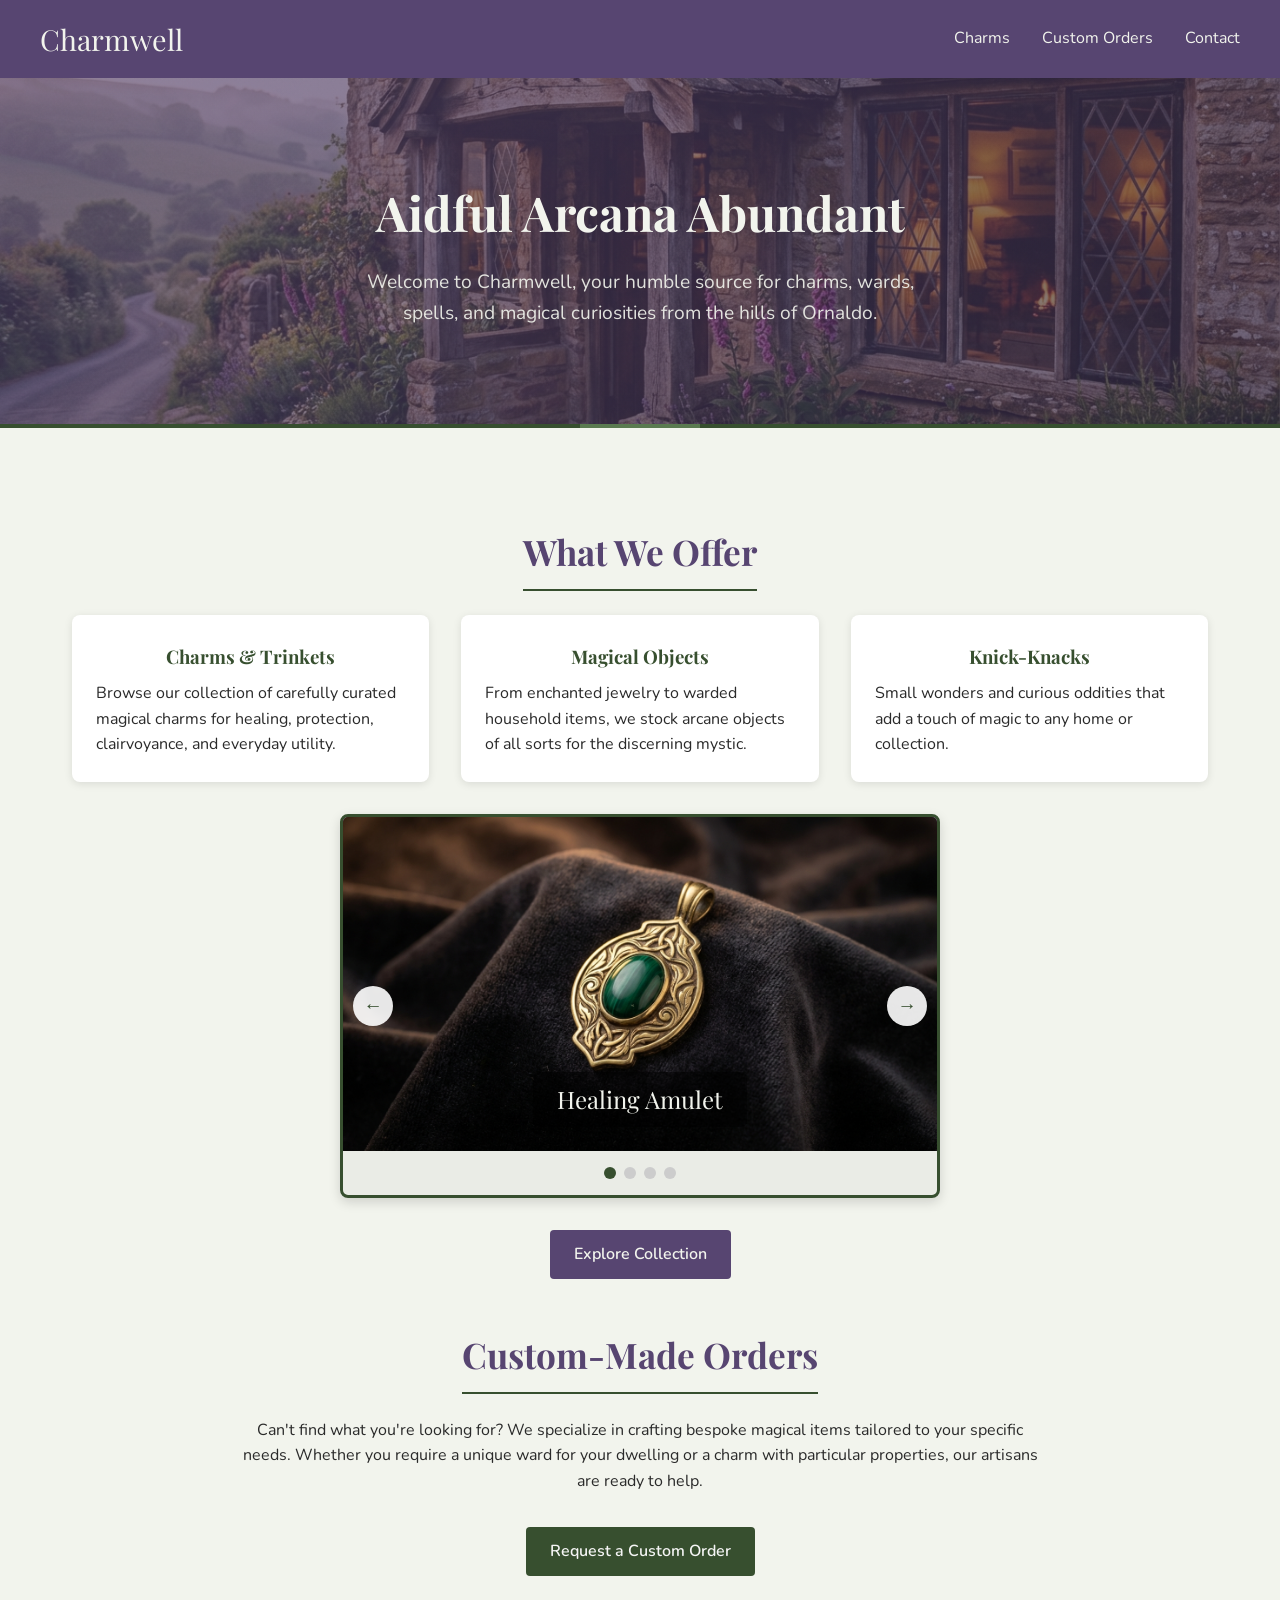
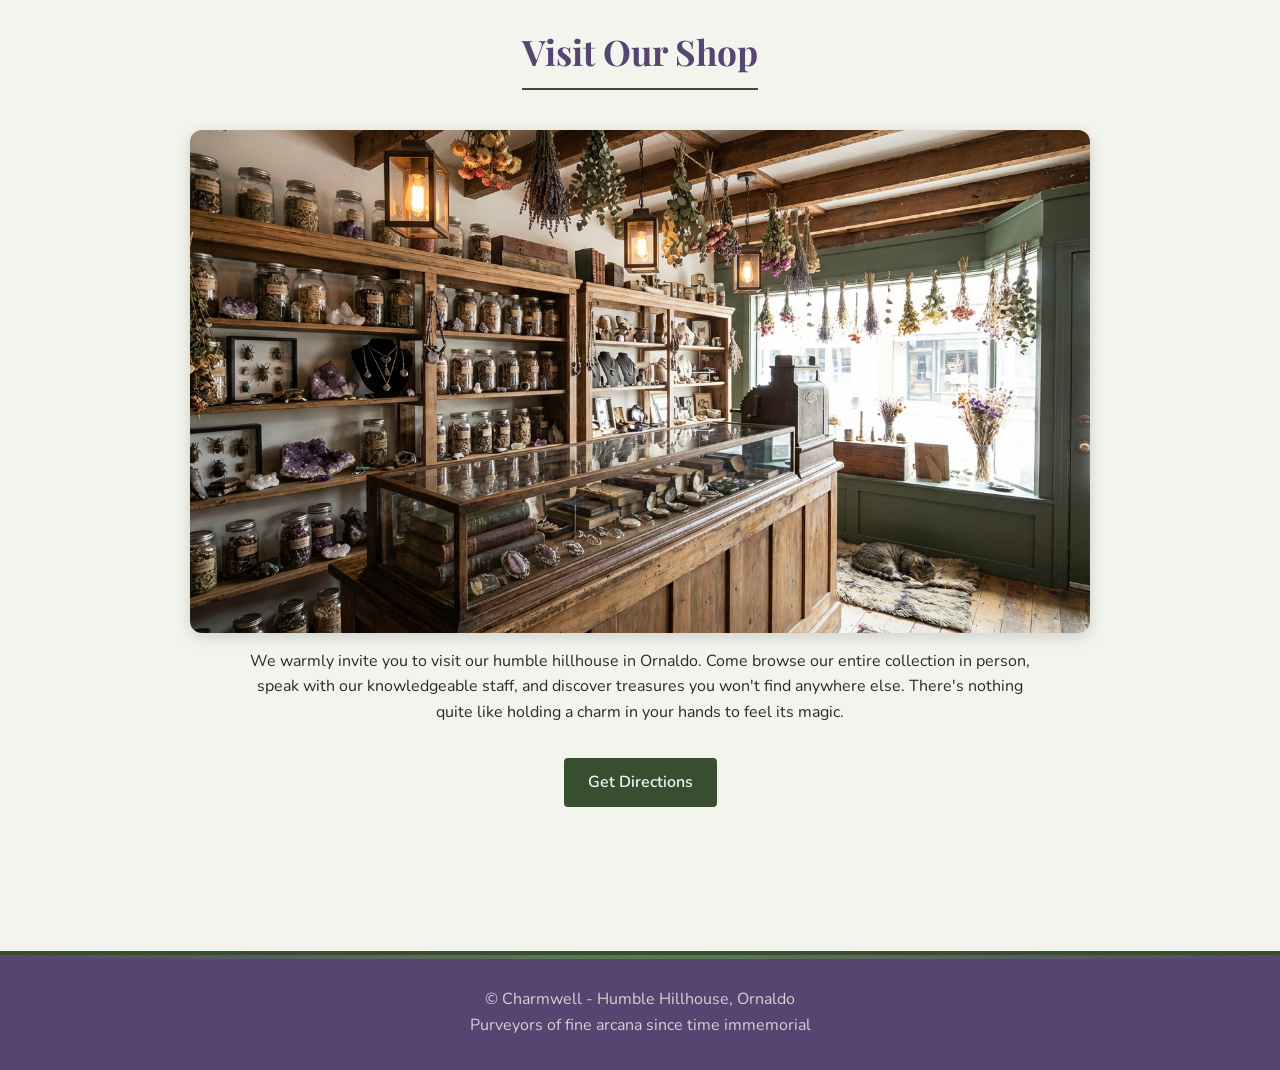
<file: index.html>
<!DOCTYPE html>
<html lang="en">

<head>
    <meta charset="UTF-8">
    <meta name="viewport" content="width=device-width, initial-scale=1.0">
    <title>Charmwell - Aidful Arcana Abundant</title>
    <link rel="preconnect" href="https://fonts.googleapis.com">
    <link rel="preconnect" href="https://fonts.gstatic.com" crossorigin>
    <link
        href="https://fonts.googleapis.com/css2?family=Nunito:wght@400;600;700&family=Playfair+Display:wght@400;600;700&display=swap"
        rel="stylesheet">
    <link rel="stylesheet" href="styles.css">
</head>

<body>
    <header>
        <nav>
            <a href="index.html" class="logo">Charmwell</a>
            <ul class="nav-links">
                <li><a href="charms.html">Charms</a></li>
                <li><a href="custom-orders.html">Custom Orders</a></li>
                <li><a href="contact.html">Contact</a></li>
            </ul>
        </nav>
    </header>

    <section class="hero">
        <h1>Aidful Arcana Abundant</h1>
        <p>Welcome to Charmwell, your humble source for charms, wards, spells, and magical curiosities from the hills of
            Ornaldo.</p>
    </section>

    <main>
        <section>
            <h2>What We Offer</h2>
            <div class="card-grid">
                <div class="card">
                    <h3>Charms & Trinkets</h3>
                    <p>Browse our collection of carefully curated magical charms for healing, protection, clairvoyance,
                        and everyday utility.</p>
                </div>
                <div class="card">
                    <h3>Magical Objects</h3>
                    <p>From enchanted jewelry to warded household items, we stock arcane objects of all sorts for the
                        discerning mystic.</p>
                </div>
                <div class="card">
                    <h3>Knick-Knacks</h3>
                    <p>Small wonders and curious oddities that add a touch of magic to any home or collection.</p>
                </div>
            </div>

            <div class="carousel">
                <div class="carousel-track">
                    <div class="carousel-slide" data-charm-id="healing-amulet">
                        <img src="images/healing-amulet.png"
                            alt="Healing Amulet - A glowing golden amulet with a green gemstone">
                        <p>Healing Amulet</p>
                    </div>
                    <div class="carousel-slide" data-charm-id="warding-stone">Warding Stone</div>
                    <div class="carousel-slide" data-charm-id="clairvoyant-crystal">Clairvoyant Crystal</div>
                    <div class="carousel-slide" data-charm-id="enchanted-trinket">Enchanted Trinket</div>
                </div>
                <button class="carousel-btn prev" aria-label="Previous slide">&larr;</button>
                <button class="carousel-btn next" aria-label="Next slide">&rarr;</button>
                <div class="carousel-dots">
                    <button class="carousel-dot active" aria-label="Slide 1"></button>
                    <button class="carousel-dot" aria-label="Slide 2"></button>
                    <button class="carousel-dot" aria-label="Slide 3"></button>
                    <button class="carousel-dot" aria-label="Slide 4"></button>
                </div>
            </div>

            <p class="mt-2"><a href="charms.html" class="btn btn-primary">Explore Collection</a></p>
        </section>

        <section>
            <h2>Custom-Made Orders</h2>
            <p>Can't find what you're looking for? We specialize in crafting bespoke magical items tailored to your
                specific needs. Whether you require a unique ward for your dwelling or a charm with particular
                properties, our artisans are ready to help.</p>
            <p class="mt-2"><a href="custom-orders.html" class="btn btn-accent">Request a Custom Order</a></p>
        </section>

        <section>
            <h2>Visit Our Shop</h2>
            <img src="images/store-interior.png"
                alt="Inside the Charmwell shop - A cozy hillhouse filled with magical charms and enchanted items"
                class="store-image">
            <p>We warmly invite you to visit our humble hillhouse in Ornaldo. Come browse our entire collection in
                person, speak with our knowledgeable staff, and discover treasures you won't find anywhere else. There's
                nothing quite like holding a charm in your hands to feel its magic.</p>
            <p class="mt-2"><a href="contact.html" class="btn btn-accent">Get Directions</a></p>
        </section>
    </main>

    <footer>
        <p>&copy; Charmwell - Humble Hillhouse, Ornaldo</p>
        <p>Purveyors of fine arcana since time immemorial</p>
    </footer>

    <script>
        const track = document.querySelector('.carousel-track');
        const slides = document.querySelectorAll('.carousel-slide');
        const dots = document.querySelectorAll('.carousel-dot');
        const prevBtn = document.querySelector('.carousel-btn.prev');
        const nextBtn = document.querySelector('.carousel-btn.next');
        let currentIndex = 0;

        function goToSlide(index) {
            if (index < 0) index = slides.length - 1;
            if (index >= slides.length) index = 0;
            currentIndex = index;
            track.style.transform = `translateX(-${currentIndex * 100}%)`;
            dots.forEach((dot, i) => {
                dot.classList.toggle('active', i === currentIndex);
            });
        }

        prevBtn.addEventListener('click', () => goToSlide(currentIndex - 1));
        nextBtn.addEventListener('click', () => goToSlide(currentIndex + 1));
        dots.forEach((dot, i) => {
            dot.addEventListener('click', () => goToSlide(i));
        });
    </script>

    <!-- Charm Tooltip -->
    <div id="charm-tooltip" class="charm-tooltip" role="tooltip" aria-hidden="true" aria-live="polite">
        <div class="tooltip-header">
            <h4 class="tooltip-title"></h4>
            <span class="tooltip-rarity"></span>
        </div>
        <div class="tooltip-body">
            <div class="tooltip-info">
                <div class="info-row">
                    <span class="info-label">Price:</span>
                    <span class="info-value price-value"></span>
                </div>
                <div class="info-row">
                    <span class="info-label">Stock:</span>
                    <span class="info-value stock-value"></span>
                </div>
            </div>
            <div class="tooltip-description"></div>
        </div>
    </div>

    <!-- Load charm data first, then tooltip functionality -->
    <script src="scripts/charm-data.js"></script>
    <script src="scripts/charm-tooltip.js"></script>
</body>

</html>
</file>
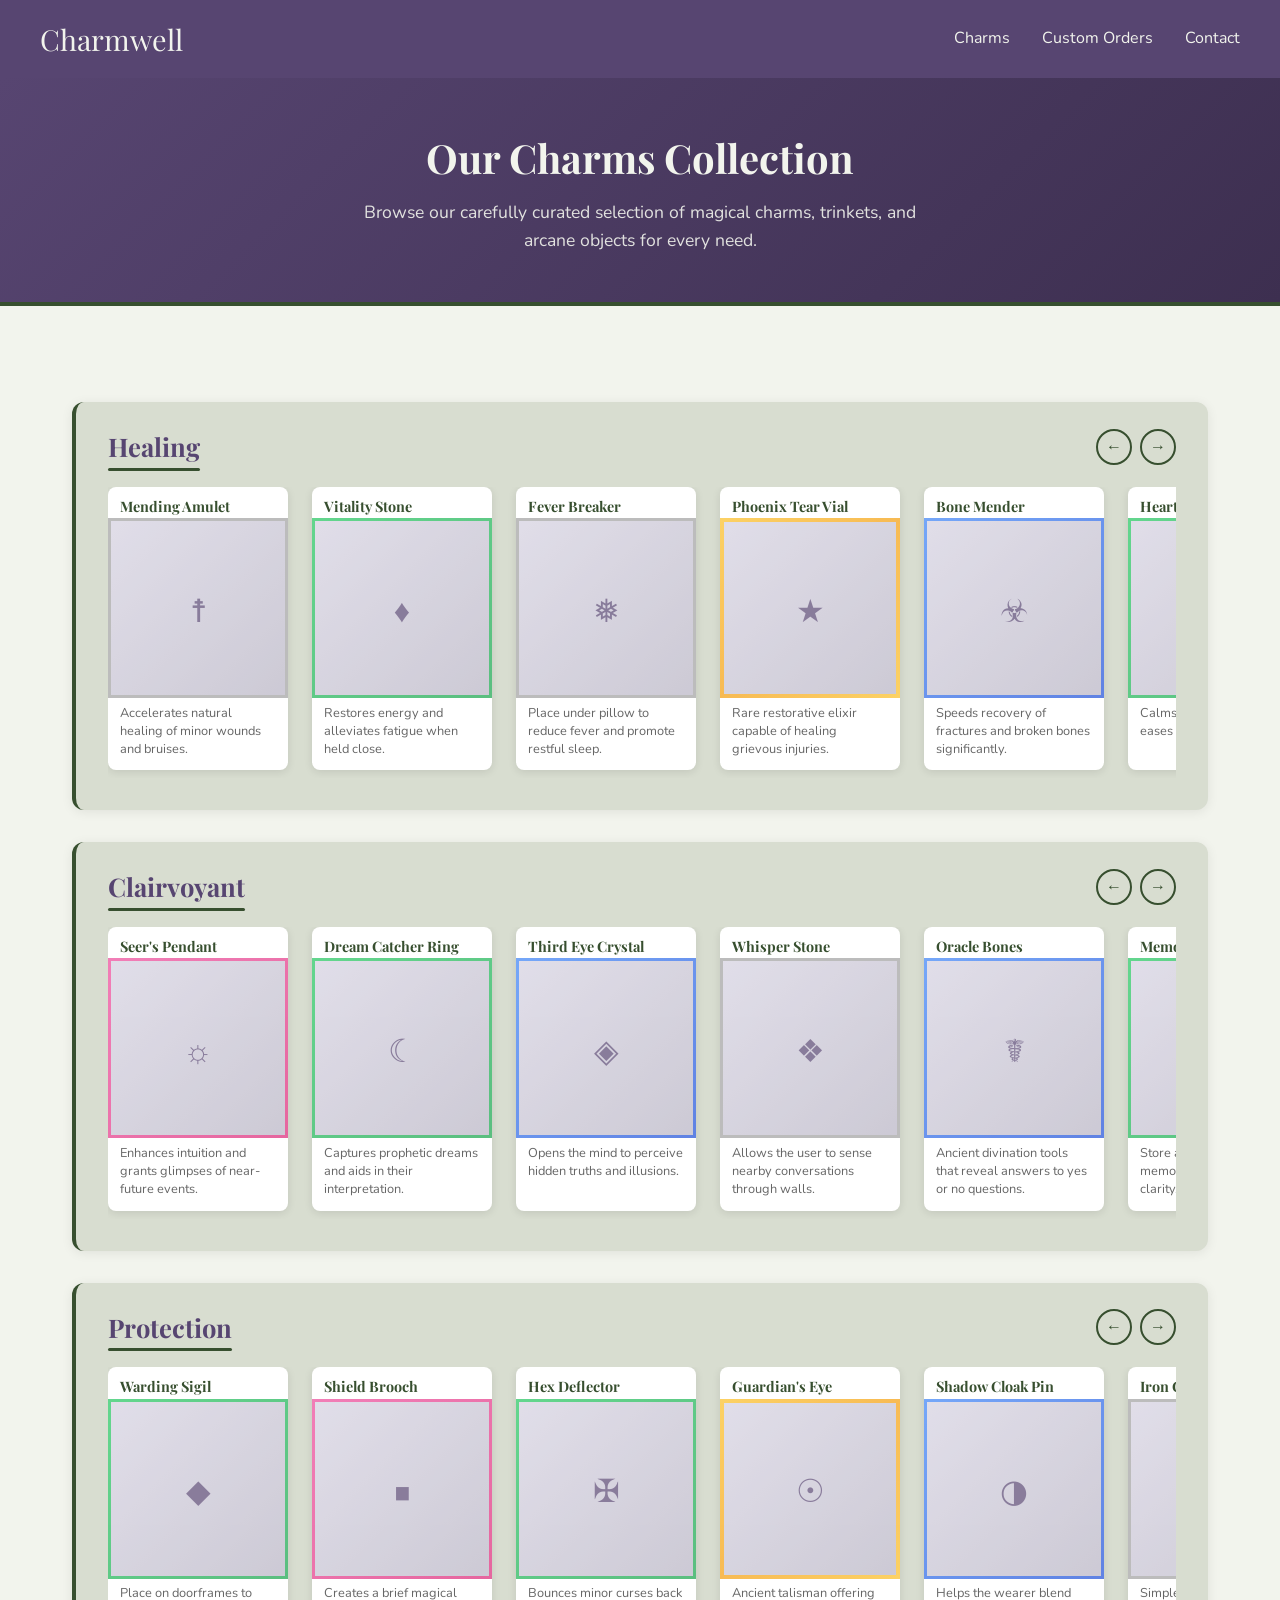
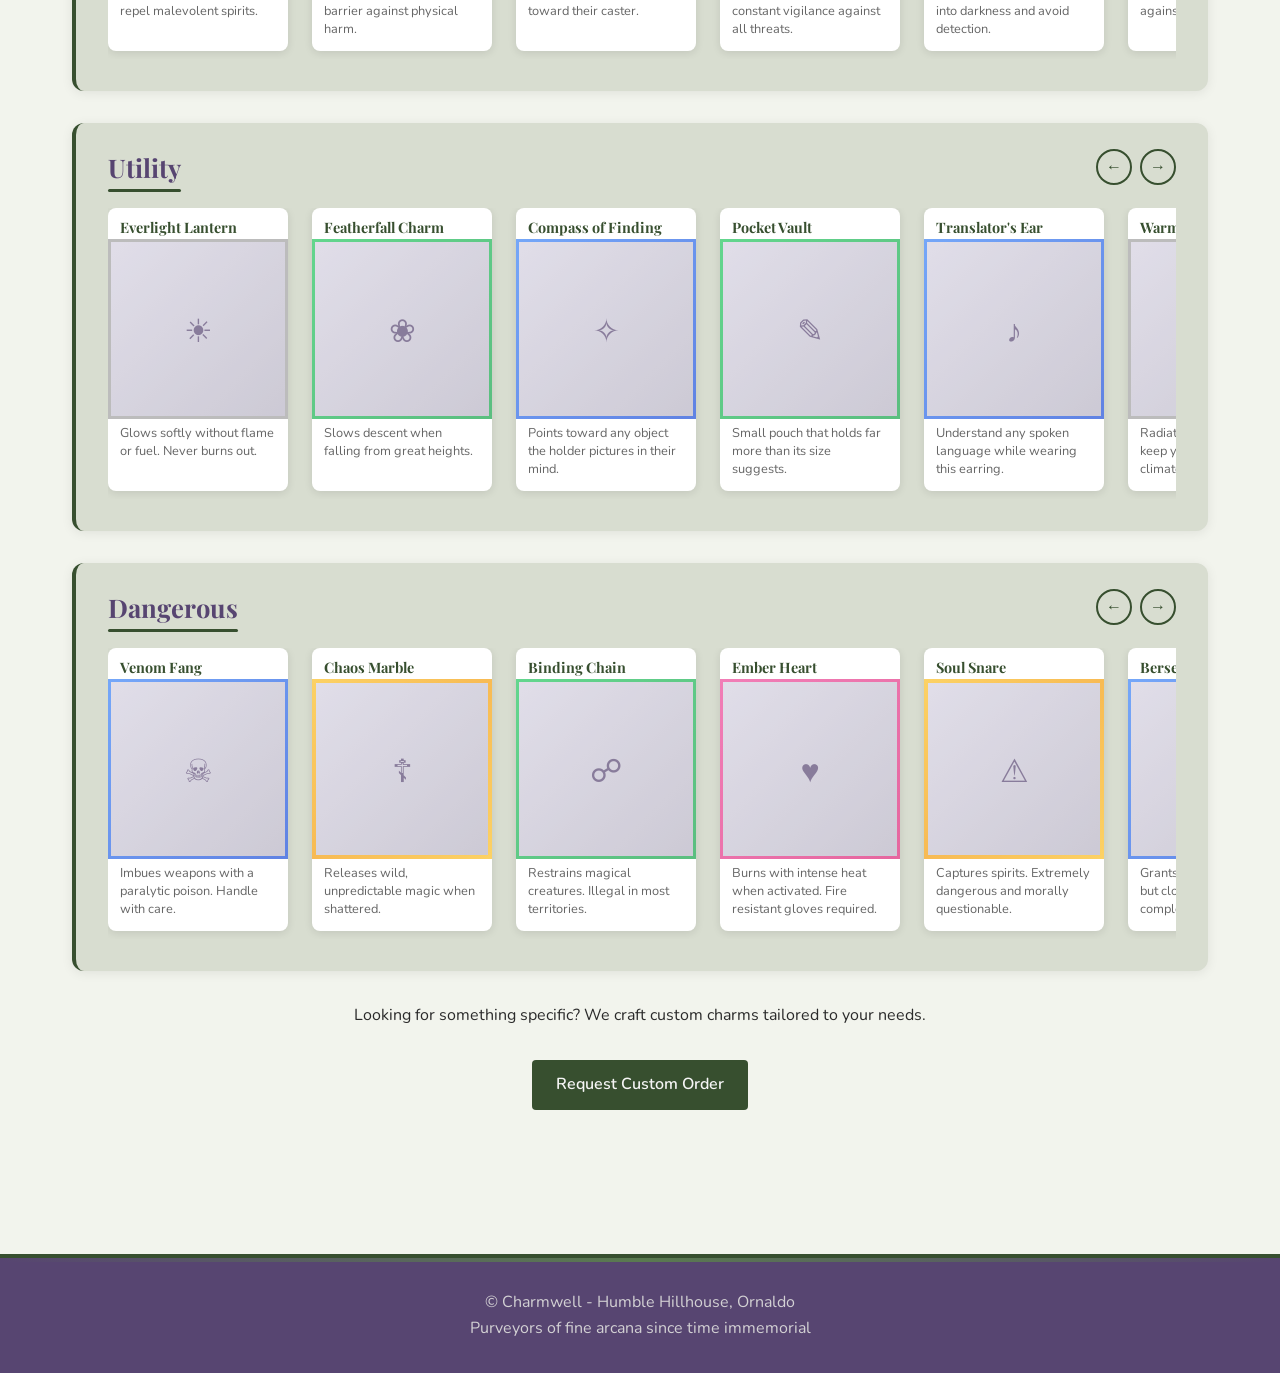
<file: charms.html>
<!DOCTYPE html>
<html lang="en">

<head>
    <meta charset="UTF-8">
    <meta name="viewport" content="width=device-width, initial-scale=1.0">
    <title>Charms - Charmwell</title>
    <link rel="preconnect" href="https://fonts.googleapis.com">
    <link rel="preconnect" href="https://fonts.gstatic.com" crossorigin>
    <link
        href="https://fonts.googleapis.com/css2?family=Nunito:wght@400;600;700&family=Playfair+Display:wght@400;600;700&display=swap"
        rel="stylesheet">
    <link rel="stylesheet" href="styles.css">
</head>

<body>
    <header>
        <nav>
            <a href="index.html" class="logo">Charmwell</a>
            <ul class="nav-links">
                <li><a href="charms.html">Charms</a></li>
                <li><a href="custom-orders.html">Custom Orders</a></li>
                <li><a href="contact.html">Contact</a></li>
            </ul>
        </nav>
    </header>

    <section class="page-header">
        <h1>Our Charms Collection</h1>
        <p>Browse our carefully curated selection of magical charms, trinkets, and arcane objects for every need.</p>
    </section>

    <main>
        <section class="category-section">
            <div class="section-header">
                <h2>Healing</h2>
                <div class="section-nav">
                    <button class="scroll-btn prev" aria-label="Scroll left">&larr;</button>
                    <button class="scroll-btn next" aria-label="Scroll right">&rarr;</button>
                </div>
            </div>
            <div class="charms-grid">
                <div class="charm-item" data-charm-id="mending-amulet">
                    <h4>Mending Amulet</h4>
                    <div class="charm-image common">&#9768;</div>
                    <p>Accelerates natural healing of minor wounds and bruises.</p>
                </div>
                <div class="charm-item" data-charm-id="vitality-stone">
                    <h4>Vitality Stone</h4>
                    <div class="charm-image uncommon">&#9830;</div>
                    <p>Restores energy and alleviates fatigue when held close.</p>
                </div>
                <div class="charm-item" data-charm-id="fever-breaker">
                    <h4>Fever Breaker</h4>
                    <div class="charm-image common">&#10053;</div>
                    <p>Place under pillow to reduce fever and promote restful sleep.</p>
                </div>
                <div class="charm-item" data-charm-id="phoenix-tear-vial">
                    <h4>Phoenix Tear Vial</h4>
                    <div class="charm-image legendary">&#9733;</div>
                    <p>Rare restorative elixir capable of healing grievous injuries.</p>
                </div>
                <div class="charm-item" data-charm-id="bone-mender">
                    <h4>Bone Mender</h4>
                    <div class="charm-image rare">&#9763;</div>
                    <p>Speeds recovery of fractures and broken bones significantly.</p>
                </div>
                <div class="charm-item" data-charm-id="heartbloom-petal">
                    <h4>Heartbloom Petal</h4>
                    <div class="charm-image uncommon">&#10047;</div>
                    <p>Calms racing hearts and eases anxiety when worn.</p>
                </div>
                <div class="charm-item" data-charm-id="purifying-salt">
                    <h4>Purifying Salt</h4>
                    <div class="charm-image common">&#9679;</div>
                    <p>Cleanses minor toxins from food and drink.</p>
                </div>
                <div class="charm-item" data-charm-id="lifespark-gem">
                    <h4>Lifespark Gem</h4>
                    <div class="charm-image epic">&#10040;</div>
                    <p>Revives the unconscious and stabilizes critical wounds.</p>
                </div>
            </div>
        </section>

        <section class="category-section">
            <div class="section-header">
                <h2>Clairvoyant</h2>
                <div class="section-nav">
                    <button class="scroll-btn prev" aria-label="Scroll left">&larr;</button>
                    <button class="scroll-btn next" aria-label="Scroll right">&rarr;</button>
                </div>
            </div>
            <div class="charms-grid">
                <div class="charm-item">
                    <h4>Seer's Pendant</h4>
                    <div class="charm-image epic">&#9788;</div>
                    <p>Enhances intuition and grants glimpses of near-future events.</p>
                </div>
                <div class="charm-item">
                    <h4>Dream Catcher Ring</h4>
                    <div class="charm-image uncommon">&#9790;</div>
                    <p>Captures prophetic dreams and aids in their interpretation.</p>
                </div>
                <div class="charm-item">
                    <h4>Third Eye Crystal</h4>
                    <div class="charm-image rare">&#9672;</div>
                    <p>Opens the mind to perceive hidden truths and illusions.</p>
                </div>
                <div class="charm-item">
                    <h4>Whisper Stone</h4>
                    <div class="charm-image common">&#10070;</div>
                    <p>Allows the user to sense nearby conversations through walls.</p>
                </div>
                <div class="charm-item">
                    <h4>Oracle Bones</h4>
                    <div class="charm-image rare">&#9764;</div>
                    <p>Ancient divination tools that reveal answers to yes or no questions.</p>
                </div>
                <div class="charm-item">
                    <h4>Memory Pearl</h4>
                    <div class="charm-image uncommon">&#9675;</div>
                    <p>Store and replay a single memory with perfect clarity.</p>
                </div>
                <div class="charm-item">
                    <h4>Fate Thread</h4>
                    <div class="charm-image legendary">&#10038;</div>
                    <p>Reveals the interconnected destinies of those nearby.</p>
                </div>
                <div class="charm-item">
                    <h4>Truth Lens</h4>
                    <div class="charm-image epic">&#9673;</div>
                    <p>See through disguises and detect lies when peering through.</p>
                </div>
            </div>
        </section>

        <section class="category-section">
            <div class="section-header">
                <h2>Protection</h2>
                <div class="section-nav">
                    <button class="scroll-btn prev" aria-label="Scroll left">&larr;</button>
                    <button class="scroll-btn next" aria-label="Scroll right">&rarr;</button>
                </div>
            </div>
            <div class="charms-grid">
                <div class="charm-item">
                    <h4>Warding Sigil</h4>
                    <div class="charm-image uncommon">&#9670;</div>
                    <p>Place on doorframes to repel malevolent spirits.</p>
                </div>
                <div class="charm-item">
                    <h4>Shield Brooch</h4>
                    <div class="charm-image epic">&#9632;</div>
                    <p>Creates a brief magical barrier against physical harm.</p>
                </div>
                <div class="charm-item">
                    <h4>Hex Deflector</h4>
                    <div class="charm-image uncommon">&#10016;</div>
                    <p>Bounces minor curses back toward their caster.</p>
                </div>
                <div class="charm-item">
                    <h4>Guardian's Eye</h4>
                    <div class="charm-image legendary">&#9737;</div>
                    <p>Ancient talisman offering constant vigilance against all threats.</p>
                </div>
                <div class="charm-item">
                    <h4>Shadow Cloak Pin</h4>
                    <div class="charm-image rare">&#9681;</div>
                    <p>Helps the wearer blend into darkness and avoid detection.</p>
                </div>
                <div class="charm-item">
                    <h4>Iron Circle</h4>
                    <div class="charm-image common">&#9678;</div>
                    <p>Simple but effective ward against fae creatures.</p>
                </div>
                <div class="charm-item">
                    <h4>Null Stone</h4>
                    <div class="charm-image epic">&#9724;</div>
                    <p>Temporarily nullifies magic in a small radius around it.</p>
                </div>
                <div class="charm-item">
                    <h4>Anchor Charm</h4>
                    <div class="charm-image uncommon">&#9875;</div>
                    <p>Prevents unwanted teleportation or dimensional shifting.</p>
                </div>
            </div>
        </section>

        <section class="category-section">
            <div class="section-header">
                <h2>Utility</h2>
                <div class="section-nav">
                    <button class="scroll-btn prev" aria-label="Scroll left">&larr;</button>
                    <button class="scroll-btn next" aria-label="Scroll right">&rarr;</button>
                </div>
            </div>
            <div class="charms-grid">
                <div class="charm-item">
                    <h4>Everlight Lantern</h4>
                    <div class="charm-image common">&#9728;</div>
                    <p>Glows softly without flame or fuel. Never burns out.</p>
                </div>
                <div class="charm-item">
                    <h4>Featherfall Charm</h4>
                    <div class="charm-image uncommon">&#10048;</div>
                    <p>Slows descent when falling from great heights.</p>
                </div>
                <div class="charm-item">
                    <h4>Compass of Finding</h4>
                    <div class="charm-image rare">&#10023;</div>
                    <p>Points toward any object the holder pictures in their mind.</p>
                </div>
                <div class="charm-item">
                    <h4>Pocket Vault</h4>
                    <div class="charm-image uncommon">&#9998;</div>
                    <p>Small pouch that holds far more than its size suggests.</p>
                </div>
                <div class="charm-item">
                    <h4>Translator's Ear</h4>
                    <div class="charm-image rare">&#9834;</div>
                    <p>Understand any spoken language while wearing this earring.</p>
                </div>
                <div class="charm-item">
                    <h4>Warming Stone</h4>
                    <div class="charm-image common">&#9832;</div>
                    <p>Radiates gentle heat to keep you warm in cold climates.</p>
                </div>
                <div class="charm-item">
                    <h4>Mending Thread</h4>
                    <div class="charm-image common">&#10070;</div>
                    <p>Repairs torn fabric and leather when sewn through.</p>
                </div>
                <div class="charm-item">
                    <h4>Breath Bubble</h4>
                    <div class="charm-image epic">&#9673;</div>
                    <p>Creates a pocket of breathable air underwater or in toxic fumes.</p>
                </div>
            </div>
        </section>

        <section class="category-section">
            <div class="section-header">
                <h2>Dangerous</h2>
                <div class="section-nav">
                    <button class="scroll-btn prev" aria-label="Scroll left">&larr;</button>
                    <button class="scroll-btn next" aria-label="Scroll right">&rarr;</button>
                </div>
            </div>
            <div class="charms-grid">
                <div class="charm-item">
                    <h4>Venom Fang</h4>
                    <div class="charm-image rare">&#9760;</div>
                    <p>Imbues weapons with a paralytic poison. Handle with care.</p>
                </div>
                <div class="charm-item">
                    <h4>Chaos Marble</h4>
                    <div class="charm-image legendary">&#9766;</div>
                    <p>Releases wild, unpredictable magic when shattered.</p>
                </div>
                <div class="charm-item">
                    <h4>Binding Chain</h4>
                    <div class="charm-image uncommon">&#9741;</div>
                    <p>Restrains magical creatures. Illegal in most territories.</p>
                </div>
                <div class="charm-item">
                    <h4>Ember Heart</h4>
                    <div class="charm-image epic">&#9829;</div>
                    <p>Burns with intense heat when activated. Fire resistant gloves required.</p>
                </div>
                <div class="charm-item">
                    <h4>Soul Snare</h4>
                    <div class="charm-image legendary">&#9888;</div>
                    <p>Captures spirits. Extremely dangerous and morally questionable.</p>
                </div>
                <div class="charm-item">
                    <h4>Berserker's Tooth</h4>
                    <div class="charm-image rare">&#9876;</div>
                    <p>Grants immense strength but clouds judgment completely.</p>
                </div>
                <div class="charm-item">
                    <h4>Void Shard</h4>
                    <div class="charm-image epic">&#9670;</div>
                    <p>Opens small tears in reality. Unstable and unpredictable.</p>
                </div>
                <div class="charm-item">
                    <h4>Curse Jar</h4>
                    <div class="charm-image uncommon">&#9832;</div>
                    <p>Contains a sealed curse. Breaking releases it on all nearby.</p>
                </div>
            </div>
        </section>

        <section class="text-center mt-2">
            <p>Looking for something specific? We craft custom charms tailored to your needs.</p>
            <p class="mt-2"><a href="custom-orders.html" class="btn btn-accent">Request Custom Order</a></p>
        </section>
    </main>

    <footer>
        <p>&copy; Charmwell - Humble Hillhouse, Ornaldo</p>
        <p>Purveyors of fine arcana since time immemorial</p>
    </footer>

    <script>
        document.querySelectorAll('.category-section').forEach(section => {
            const grid = section.querySelector('.charms-grid');
            const prevBtn = section.querySelector('.scroll-btn.prev');
            const nextBtn = section.querySelector('.scroll-btn.next');
            const scrollAmount = 200;

            prevBtn.addEventListener('click', () => {
                grid.scrollBy({ left: -scrollAmount, behavior: 'smooth' });
            });

            nextBtn.addEventListener('click', () => {
                grid.scrollBy({ left: scrollAmount, behavior: 'smooth' });
            });
        });
    </script>
</body>

</html>
</file>
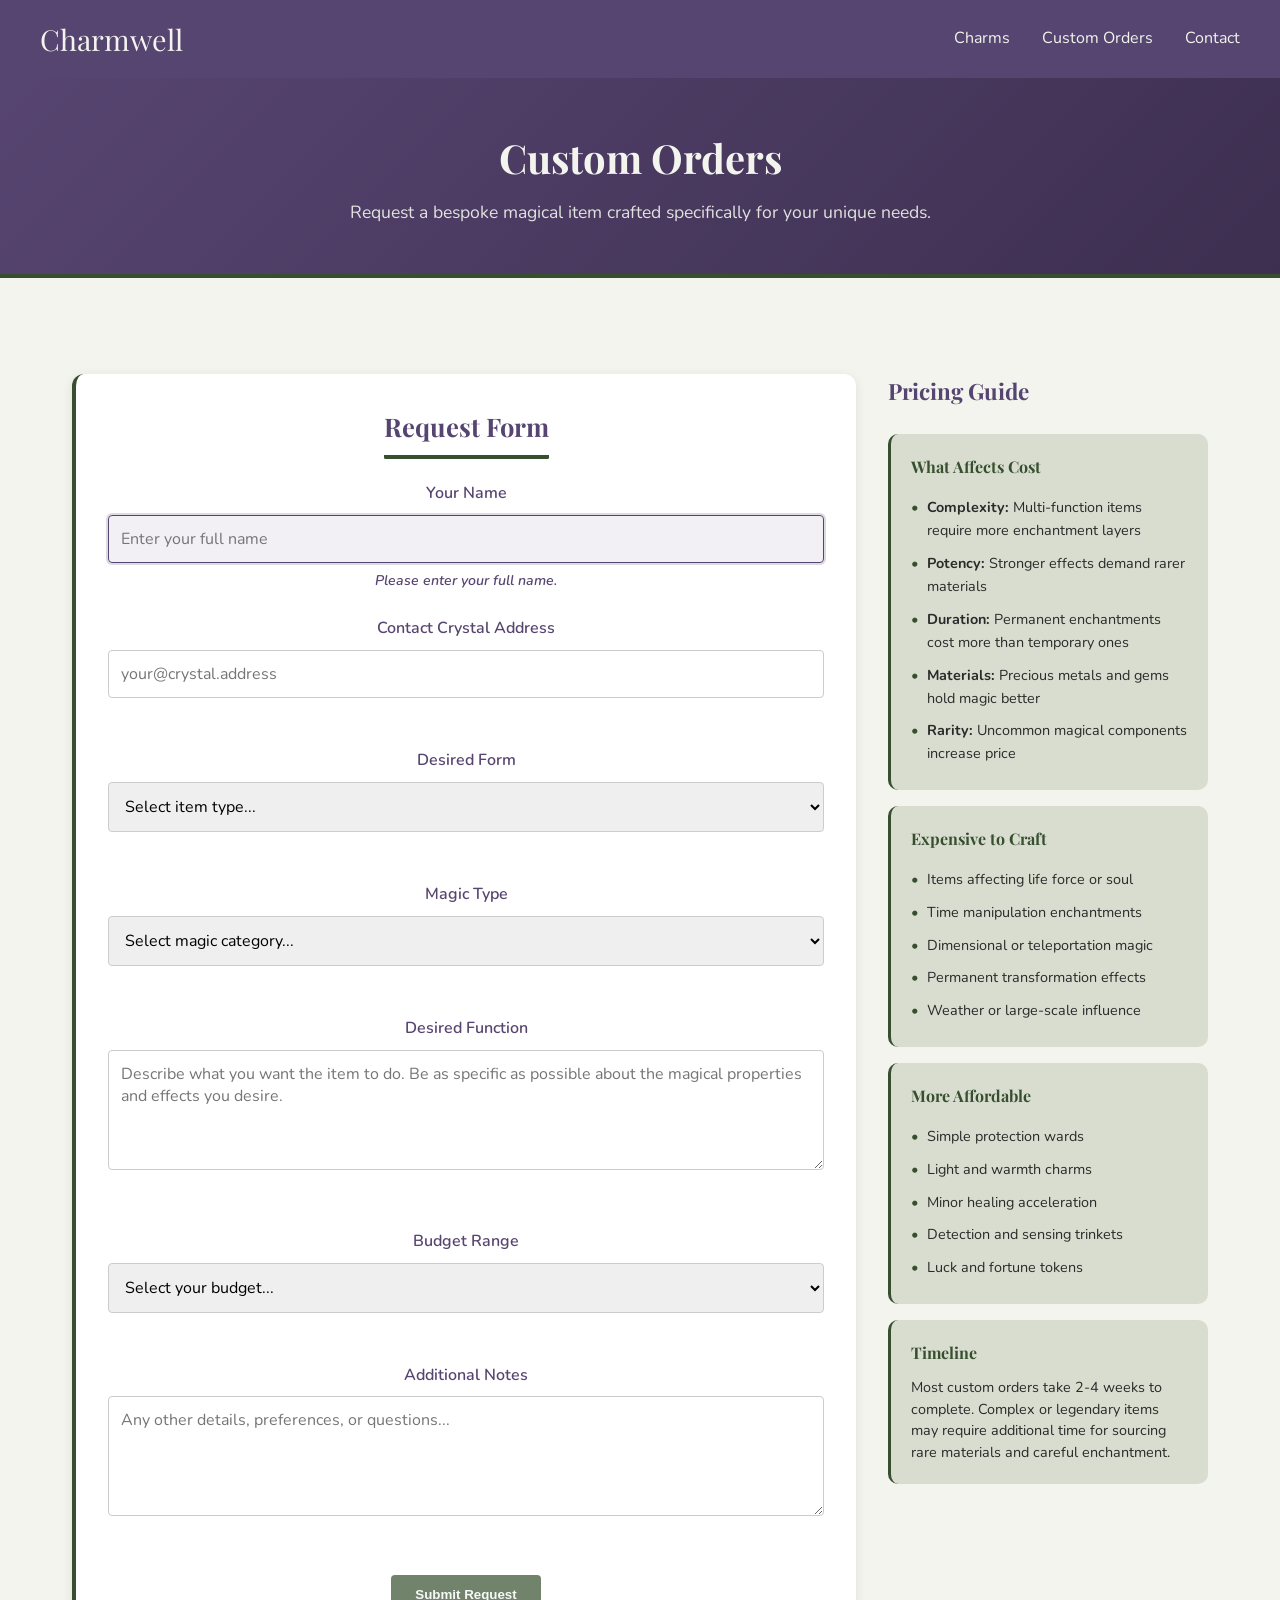
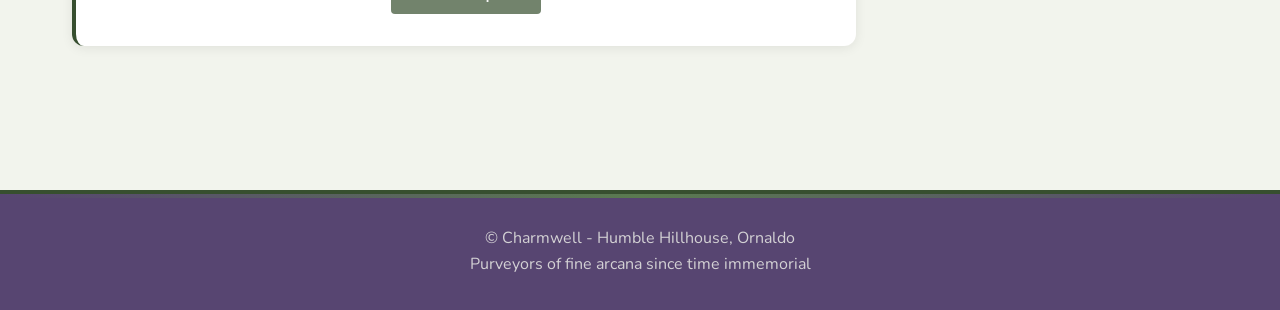
<file: custom-orders.html>
<!DOCTYPE html>
<html lang="en">

<head>
    <meta charset="UTF-8">
    <meta name="viewport" content="width=device-width, initial-scale=1.0">
    <title>Custom Orders - Charmwell</title>
    <link rel="preconnect" href="https://fonts.googleapis.com">
    <link rel="preconnect" href="https://fonts.gstatic.com" crossorigin>
    <link
        href="https://fonts.googleapis.com/css2?family=Nunito:wght@400;600;700&family=Playfair+Display:wght@400;600;700&display=swap"
        rel="stylesheet">
    <link rel="stylesheet" href="styles.css">
</head>

<body>
    <header>
        <nav>
            <a href="index.html" class="logo">Charmwell</a>
            <ul class="nav-links">
                <li><a href="charms.html">Charms</a></li>
                <li><a href="custom-orders.html">Custom Orders</a></li>
                <li><a href="contact.html">Contact</a></li>
            </ul>
        </nav>
    </header>

    <section class="page-header">
        <h1>Custom Orders</h1>
        <p>Request a bespoke magical item crafted specifically for your unique needs.</p>
    </section>

    <main>
        <div class="custom-order-layout">
            <section class="order-form-section">
                <h2>Request Form</h2>
                <form class="order-form" id="custom-order-form" novalidate>
                    <div class="form-group">
                        <label for="name">Your Name</label>
                        <input type="text" id="name" name="name" placeholder="Enter your full name" required
                            aria-describedby="name-error">
                        <p class="field-error" id="name-error" aria-live="polite"></p>
                    </div>

                    <div class="form-group">
                        <label for="email">Contact Crystal Address</label>
                        <input type="email" id="email" name="email" placeholder="your@crystal.address" required
                            aria-describedby="email-error">
                        <p class="field-error" id="email-error" aria-live="polite"></p>
                    </div>

                    <div class="form-group">
                        <label for="item-form">Desired Form</label>
                        <select id="item-form" name="item-form" required aria-describedby="item-form-error">
                            <option value="">Select item type...</option>
                            <option value="amulet">Amulet / Pendant</option>
                            <option value="ring">Ring</option>
                            <option value="bracelet">Bracelet / Bangle</option>
                            <option value="brooch">Brooch / Pin</option>
                            <option value="stone">Stone / Crystal</option>
                            <option value="vial">Vial / Bottle</option>
                            <option value="trinket">Small Trinket</option>
                            <option value="household">Household Object</option>
                            <option value="other">Other (describe below)</option>
                        </select>
                        <p class="field-error" id="item-form-error" aria-live="polite"></p>
                    </div>

                    <div class="form-group">
                        <label for="magic-type">Magic Type</label>
                        <select id="magic-type" name="magic-type" required aria-describedby="magic-type-error">
                            <option value="">Select magic category...</option>
                            <option value="healing">Healing & Restoration</option>
                            <option value="protection">Protection & Warding</option>
                            <option value="clairvoyant">Clairvoyant & Divination</option>
                            <option value="utility">Utility & Convenience</option>
                            <option value="enhancement">Enhancement & Augmentation</option>
                            <option value="elemental">Elemental (fire, water, etc.)</option>
                            <option value="communication">Communication & Translation</option>
                            <option value="other">Other / Mixed</option>
                        </select>
                        <p class="field-error" id="magic-type-error" aria-live="polite"></p>
                    </div>

                    <div class="form-group">
                        <label for="function">Desired Function</label>
                        <textarea id="function" name="function"
                            placeholder="Describe what you want the item to do. Be as specific as possible about the magical properties and effects you desire."
                            required aria-describedby="function-error"></textarea>
                        <p class="field-error" id="function-error" aria-live="polite"></p>
                    </div>

                    <div class="form-group">
                        <label for="budget">Budget Range</label>
                        <select id="budget" name="budget" required aria-describedby="budget-error">
                            <option value="">Select your budget...</option>
                            <option value="modest">Modest (simple enchantments)</option>
                            <option value="standard">Standard (reliable magic)</option>
                            <option value="premium">Premium (powerful effects)</option>
                            <option value="legendary">Legendary (rare materials, complex magic)</option>
                            <option value="discuss">Prefer to discuss</option>
                        </select>
                        <p class="field-error" id="budget-error" aria-live="polite"></p>
                    </div>

                    <div class="form-group">
                        <label for="notes">Additional Notes</label>
                        <textarea id="notes" name="notes" placeholder="Any other details, preferences, or questions..."
                            required aria-describedby="notes-error"></textarea>
                        <p class="field-error" id="notes-error" aria-live="polite"></p>
                    </div>

                    <button type="submit" class="btn btn-accent" id="submit-request" disabled>Submit Request</button>
                </form>
            </section>

            <aside class="pricing-guide">
                <h2>Pricing Guide</h2>

                <div class="guide-card">
                    <h3>What Affects Cost</h3>
                    <ul>
                        <li><strong>Complexity:</strong> Multi-function items require more enchantment layers</li>
                        <li><strong>Potency:</strong> Stronger effects demand rarer materials</li>
                        <li><strong>Duration:</strong> Permanent enchantments cost more than temporary ones</li>
                        <li><strong>Materials:</strong> Precious metals and gems hold magic better</li>
                        <li><strong>Rarity:</strong> Uncommon magical components increase price</li>
                    </ul>
                </div>

                <div class="guide-card">
                    <h3>Expensive to Craft</h3>
                    <ul>
                        <li>Items affecting life force or soul</li>
                        <li>Time manipulation enchantments</li>
                        <li>Dimensional or teleportation magic</li>
                        <li>Permanent transformation effects</li>
                        <li>Weather or large-scale influence</li>
                    </ul>
                </div>

                <div class="guide-card">
                    <h3>More Affordable</h3>
                    <ul>
                        <li>Simple protection wards</li>
                        <li>Light and warmth charms</li>
                        <li>Minor healing acceleration</li>
                        <li>Detection and sensing trinkets</li>
                        <li>Luck and fortune tokens</li>
                    </ul>
                </div>

                <div class="guide-card">
                    <h3>Timeline</h3>
                    <p>Most custom orders take 2-4 weeks to complete. Complex or legendary items may require additional
                        time for sourcing rare materials and careful enchantment.</p>
                </div>
            </aside>
        </div>
    </main>

    <footer>
        <p>&copy; Charmwell - Humble Hillhouse, Ornaldo</p>
        <p>Purveyors of fine arcana since time immemorial</p>
    </footer>

    <script>
        const form = document.getElementById('custom-order-form');
        const submitButton = document.getElementById('submit-request');

        const fields = {
            name: document.getElementById('name'),
            email: document.getElementById('email'),
            itemForm: document.getElementById('item-form'),
            magicType: document.getElementById('magic-type'),
            function: document.getElementById('function'),
            budget: document.getElementById('budget'),
            notes: document.getElementById('notes')
        };

        const messages = {
            name: 'Please enter your full name.',
            email: 'Please enter a valid crystal address (name@address.com).',
            itemForm: 'Select a form type or other and describe below.',
            magicType: 'Choose a magic type so we can attune your request.',
            function: 'Tell us the desired function so the enchantment behaves as intended.',
            budget: 'Pick a budget range so we can match materials and magic.',
            notes: 'Add a few extra notes so our artisans capture your vision.'
        };

        const emailPattern = /^[^\s@]+@[^\s@]+\.[^\s@]+$/;

        function setFieldState(input, isValid, message) {
            const errorElement = document.getElementById(`${input.id}-error`);
            input.classList.toggle('is-invalid', !isValid);
            input.classList.toggle('is-valid', isValid);
            errorElement.textContent = isValid ? '' : message;
        }

        function validateField(input) {
            const value = input.value.trim();

            if (input.id === 'email') {
                const validEmail = value.length > 0 && emailPattern.test(value);
                setFieldState(input, validEmail, messages.email);
                return validEmail;
            }

            if (input.tagName === 'SELECT') {
                const validSelect = value !== '';
                if (input.id === 'item-form') {
                    setFieldState(input, validSelect, messages.itemForm);
                } else if (input.id === 'magic-type') {
                    setFieldState(input, validSelect, messages.magicType);
                } else {
                    setFieldState(input, validSelect, messages.budget);
                }
                return validSelect;
            }

            const hasText = value.length > 0;
            if (input.id === 'name') {
                setFieldState(input, hasText, messages.name);
            } else if (input.id === 'function') {
                setFieldState(input, hasText, messages.function);
            } else {
                setFieldState(input, hasText, messages.notes);
            }

            return hasText;
        }

        function updateFormState() {
            const allValid = Object.values(fields).every((field) => validateField(field));
            submitButton.disabled = !allValid;
        }

        Object.values(fields).forEach((field) => {
            field.addEventListener('input', updateFormState);
            field.addEventListener('change', updateFormState);
            field.addEventListener('blur', () => validateField(field));
        });

        form.addEventListener('submit', (event) => {
            updateFormState();
            if (submitButton.disabled) {
                event.preventDefault();
            }
        });

        updateFormState();
    </script>
</body>

</html>
</file>
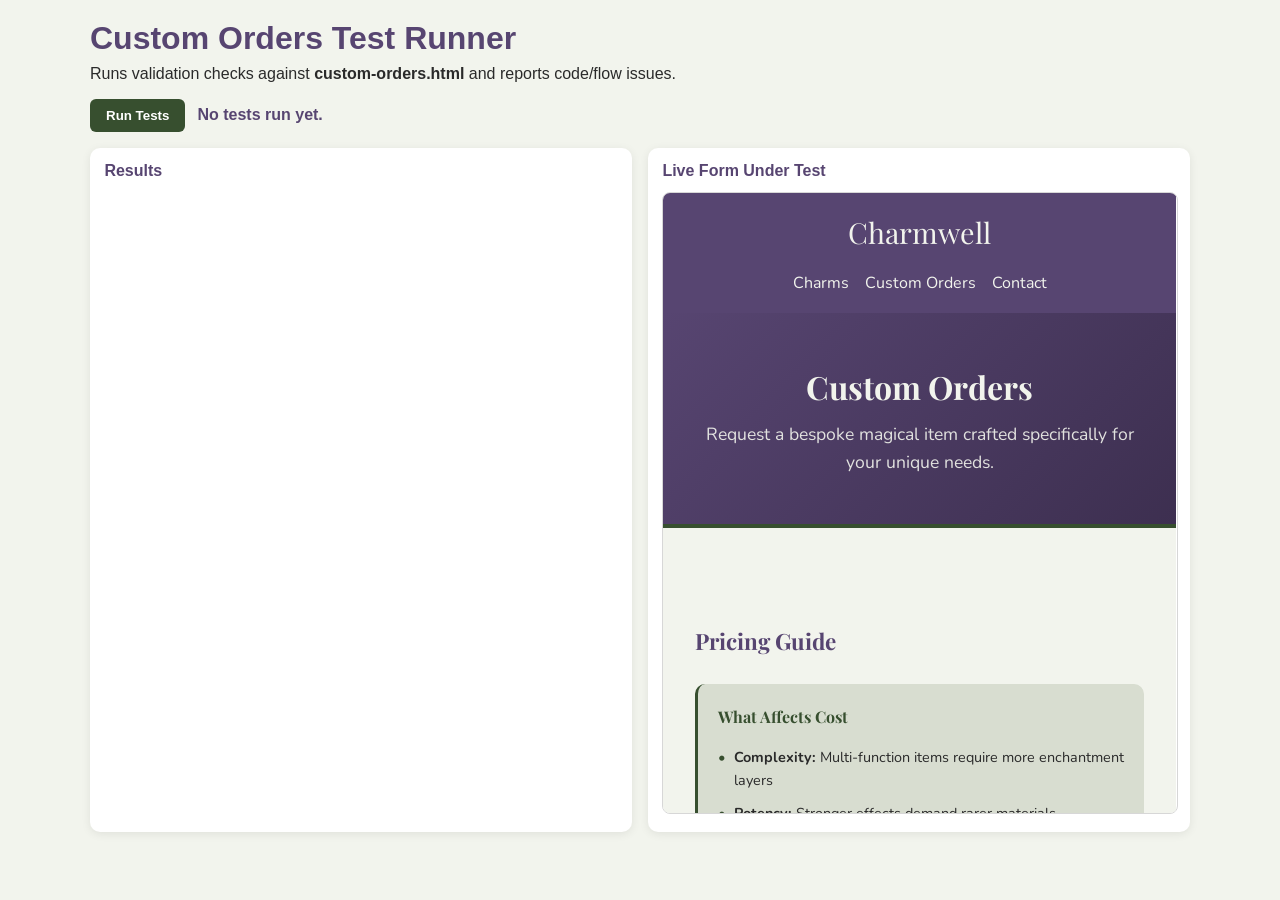
<file: custom-orders.test.html>
<!DOCTYPE html>
<html lang="en">

<head>
    <meta charset="UTF-8">
    <meta name="viewport" content="width=device-width, initial-scale=1.0">
    <title>Custom Orders Form Test Runner</title>
    <style>
        :root {
            --primary: #574571;
            --secondary: #f2f4ed;
            --accent: #374f2f;
            --danger: #7a2e5d;
            --ok: #2f6a42;
        }

        body {
            margin: 0;
            font-family: 'Segoe UI', Tahoma, sans-serif;
            background: var(--secondary);
            color: #2a2a2a;
        }

        .container {
            max-width: 1100px;
            margin: 0 auto;
            padding: 1.25rem;
        }

        h1 {
            color: var(--primary);
            margin: 0 0 0.5rem;
        }

        p {
            margin-top: 0;
        }

        .toolbar {
            display: flex;
            gap: 0.75rem;
            align-items: center;
            margin-bottom: 1rem;
        }

        button {
            background: var(--accent);
            color: #fff;
            border: none;
            border-radius: 6px;
            padding: 0.55rem 1rem;
            cursor: pointer;
            font-weight: 600;
        }

        button:hover {
            filter: brightness(0.95);
        }

        .summary {
            font-weight: 700;
            color: var(--primary);
        }

        .layout {
            display: grid;
            grid-template-columns: 1fr 1fr;
            gap: 1rem;
        }

        .panel {
            background: #fff;
            border-radius: 10px;
            box-shadow: 0 2px 10px rgba(0, 0, 0, 0.08);
            padding: 0.9rem;
        }

        .panel h2 {
            margin: 0 0 0.75rem;
            font-size: 1rem;
            color: var(--primary);
        }

        #results {
            list-style: none;
            padding: 0;
            margin: 0;
            display: grid;
            gap: 0.45rem;
            max-height: 520px;
            overflow: auto;
        }

        .result-item {
            border-left: 4px solid #999;
            border-radius: 6px;
            padding: 0.45rem 0.6rem;
            font-size: 0.94rem;
            background: #f9f9f9;
        }

        .pass {
            border-color: var(--ok);
        }

        .fail {
            border-color: var(--danger);
            background: #fff4fa;
        }

        iframe {
            width: 100%;
            min-height: 620px;
            border: 1px solid #d7d7d7;
            border-radius: 8px;
            background: #fff;
        }

        @media (max-width: 900px) {
            .layout {
                grid-template-columns: 1fr;
            }
        }
    </style>
</head>

<body>
    <div class="container">
        <h1>Custom Orders Test Runner</h1>
        <p>Runs validation checks against <strong>custom-orders.html</strong> and reports code/flow issues.</p>

        <div class="toolbar">
            <button id="run-tests">Run Tests</button>
            <span class="summary" id="summary">No tests run yet.</span>
        </div>

        <div class="layout">
            <section class="panel">
                <h2>Results</h2>
                <ul id="results"></ul>
            </section>

            <section class="panel">
                <h2>Live Form Under Test</h2>
                <iframe id="target" src="custom-orders.html" title="custom orders form"></iframe>
            </section>
        </div>
    </div>

    <script>
        const runButton = document.getElementById('run-tests');
        const summary = document.getElementById('summary');
        const results = document.getElementById('results');
        const iframe = document.getElementById('target');

        function renderResult(ok, name, details = '') {
            const li = document.createElement('li');
            li.className = `result-item ${ok ? 'pass' : 'fail'}`;
            li.textContent = `${ok ? 'PASS' : 'FAIL'} — ${name}${details ? `: ${details}` : ''}`;
            results.appendChild(li);
        }

        function assert(condition, name, details = '') {
            renderResult(Boolean(condition), name, !condition ? details : '');
            return Boolean(condition);
        }

        function dispatchTextInput(field, value) {
            field.value = value;
            field.dispatchEvent(new Event('input', { bubbles: true }));
            field.dispatchEvent(new Event('blur', { bubbles: true }));
        }

        function dispatchSelectInput(field, value) {
            field.value = value;
            field.dispatchEvent(new Event('change', { bubbles: true }));
            field.dispatchEvent(new Event('blur', { bubbles: true }));
        }

        function getDom() {
            const doc = iframe.contentDocument;
            if (!doc) {
                throw new Error('Unable to access iframe document. Open this file from the same folder as custom-orders.html.');
            }

            return {
                doc,
                submit: doc.getElementById('submit-request'),
                name: doc.getElementById('name'),
                email: doc.getElementById('email'),
                itemForm: doc.getElementById('item-form'),
                magicType: doc.getElementById('magic-type'),
                func: doc.getElementById('function'),
                budget: doc.getElementById('budget'),
                notes: doc.getElementById('notes'),
                nameError: doc.getElementById('name-error'),
                emailError: doc.getElementById('email-error')
            };
        }

        function resetFrame() {
            return new Promise((resolve) => {
                iframe.onload = () => resolve();
                iframe.src = 'custom-orders.html';
            });
        }

        async function runTests() {
            results.innerHTML = '';
            summary.textContent = 'Running...';

            await resetFrame();

            let passed = 0;
            let total = 0;
            const check = (condition, name, details) => {
                total += 1;
                if (assert(condition, name, details)) {
                    passed += 1;
                }
            };

            const view = getDom();

            check(view.submit.disabled, 'Submit starts disabled', 'Submit should not be clickable on page load.');

            dispatchTextInput(view.name, '');
            check(view.nameError.textContent.trim().length > 0, 'Name has custom error when blank', 'Expected a custom full-name message.');

            dispatchTextInput(view.email, 'mist@fog');
            check(view.emailError.textContent.trim().length > 0, 'Email has custom error when invalid', 'Expected crystal address format hint.');
            check(view.submit.disabled, 'Submit stays disabled with invalid email', 'Invalid email should block submission.');

            dispatchTextInput(view.name, 'Ada Moonwater');
            dispatchTextInput(view.email, 'ada@moonlight.com');
            dispatchSelectInput(view.itemForm, 'amulet');
            dispatchSelectInput(view.magicType, 'protection');
            dispatchTextInput(view.func, 'Create a ward that glows near danger.');
            dispatchSelectInput(view.budget, 'standard');

            check(view.submit.disabled, 'Submit still disabled until notes filled', 'Notes are required and should keep submit disabled.');

            dispatchTextInput(view.notes, 'Please avoid silver alloys due to skin sensitivity.');
            check(!view.submit.disabled, 'Submit enables when all fields are valid', 'All required fields are filled and valid.');

            summary.textContent = `${passed}/${total} checks passed`;
        }

        runButton.addEventListener('click', runTests);
    </script>
</body>

</html>
</file>
<file: styles.css>
/* Charmwell - Mystical Charm Shop Styles */

/* CSS Reset & Base */
*,
*::before,
*::after {
    box-sizing: border-box;
    margin: 0;
    padding: 0;
}

:root {
    --primary: #574571;
    --secondary: #f2f4ed;
    --accent: #374f2f;
    --text-dark: #2a2a2a;
    --text-light: #f5f5f5;
}

body {
    font-family: 'Nunito', 'Segoe UI', sans-serif;
    background-color: var(--secondary);
    color: var(--text-dark);
    line-height: 1.6;
}

h1,
h2,
h3,
h4 {
    font-family: 'Playfair Display', 'Georgia', serif;
    color: var(--primary);
    margin-bottom: 0.5em;
}

/* Navigation */
header {
    background-color: var(--primary);
    padding: 1rem 2rem;
    position: sticky;
    top: 0;
    z-index: 100;
}

nav {
    max-width: 1200px;
    margin: 0 auto;
    display: flex;
    justify-content: space-between;
    align-items: center;
}

.logo {
    font-family: 'Playfair Display', 'Georgia', serif;
    font-size: 1.8rem;
    color: var(--secondary);
    text-decoration: none;
    transition: color 0.3s ease;
}

.logo:hover {
    color: #a8c9a0;
}

.nav-links {
    list-style: none;
    display: flex;
    gap: 2rem;
}

.nav-links a {
    color: var(--secondary);
    text-decoration: none;
    font-size: 1rem;
    transition: color 0.3s ease;
}

.nav-links a:hover {
    color: #a8c9a0;
    text-decoration: underline;
}

/* Hero Section */
.hero {
    background: linear-gradient(135deg, rgba(87, 69, 113, 0.65) 0%, rgba(61, 47, 80, 0.65) 100%),
        url('images/hero-banner.png');
    background-size: cover;
    background-position: center;
    color: var(--secondary);
    text-align: center;
    padding: 6rem 2rem;
    border-bottom: 4px solid var(--accent);
    position: relative;
}

.hero::after {
    content: '';
    position: absolute;
    bottom: -4px;
    left: 50%;
    transform: translateX(-50%);
    width: 120px;
    height: 4px;
    background: #5a7a50;
}

.hero h1 {
    font-size: 3rem;
    color: var(--secondary);
    margin-bottom: 1rem;
}

.hero p {
    font-size: 1.2rem;
    max-width: 600px;
    margin: 0 auto;
    opacity: 0.9;
}

/* Main Content */
main {
    max-width: 1200px;
    margin: 0 auto;
    padding: 3rem 2rem;
}

section {
    margin-bottom: 3rem;
    text-align: center;
}

section h2 {
    border-bottom: 2px solid var(--accent);
    padding-bottom: 0.5rem;
    margin-bottom: 1.5rem;
    font-size: 2.2rem;
    display: inline-block;
}

section p {
    max-width: 800px;
    margin-left: auto;
    margin-right: auto;
}

/* Cards */
.card-grid {
    display: grid;
    grid-template-columns: repeat(auto-fit, minmax(280px, 1fr));
    gap: 2rem;
}

.card {
    background: white;
    border-radius: 8px;
    padding: 1.5rem;
    box-shadow: 0 2px 8px rgba(0, 0, 0, 0.1);
    transition: transform 0.3s ease, box-shadow 0.3s ease, border-color 0.3s ease;
    border-top: 3px solid transparent;
}

.card:hover {
    transform: translateY(-4px);
    box-shadow: 0 4px 16px rgba(0, 0, 0, 0.15);
    border-top-color: var(--accent);
}

.card h3 {
    color: var(--accent);
}

.card p {
    text-align: left;
}

/* Carousel */
.carousel {
    position: relative;
    max-width: 600px;
    margin: 2rem auto;
    overflow: hidden;
    border-radius: 8px;
    box-shadow: 0 4px 12px rgba(0, 0, 0, 0.15);
    border: 3px solid var(--accent);
}

.carousel-track {
    display: flex;
    transition: transform 0.4s ease-in-out;
}

.carousel-slide {
    min-width: 100%;
    aspect-ratio: 16 / 9;
    background-color: var(--primary);
    display: flex;
    flex-direction: column;
    align-items: center;
    justify-content: center;
    color: var(--secondary);
    font-family: 'Playfair Display', Georgia, serif;
    font-size: 1.5rem;
    overflow: hidden;
}

.carousel-slide img {
    width: 100%;
    height: 100%;
    object-fit: cover;
    position: absolute;
    top: 0;
    left: 0;
}

.carousel-slide:has(img) {
    position: relative;
}

.carousel-slide p {
    position: relative;
    z-index: 1;
    background: rgba(0, 0, 0, 0.5);
    padding: 0.5rem 1.5rem;
    border-radius: 6px;
    margin-top: auto;
    margin-bottom: 1.5rem;
}

.carousel-slide:nth-child(1) {
    background: linear-gradient(135deg, #574571 0%, #7a5f9a 100%);
}

.carousel-slide:nth-child(2) {
    background: linear-gradient(135deg, #374f2f 0%, #5a7a50 100%);
}

.carousel-slide:nth-child(3) {
    background: linear-gradient(135deg, #4a4a6a 0%, #6b6b8a 100%);
}

.carousel-slide:nth-child(4) {
    background: linear-gradient(135deg, #5a4a3a 0%, #7a6a5a 100%);
}

.carousel-btn {
    position: absolute;
    top: 50%;
    transform: translateY(-50%);
    background: rgba(255, 255, 255, 0.9);
    color: var(--accent);
    border: none;
    width: 40px;
    height: 40px;
    border-radius: 50%;
    font-size: 1.2rem;
    cursor: pointer;
    transition: background 0.3s ease, color 0.3s ease;
    z-index: 10;
}

.carousel-btn:hover {
    background: var(--accent);
    color: white;
}

.carousel-btn.prev {
    left: 10px;
}

.carousel-btn.next {
    right: 10px;
}

.carousel-dots {
    display: flex;
    justify-content: center;
    gap: 0.5rem;
    padding: 1rem 0;
    background: rgba(0, 0, 0, 0.03);
}

.carousel-dot {
    width: 12px;
    height: 12px;
    border-radius: 50%;
    background: #ccc;
    border: none;
    cursor: pointer;
    transition: background 0.3s ease;
}

.carousel-dot:hover {
    background: #999;
}

.carousel-dot.active {
    background: var(--accent);
}

/* Buttons */
.btn {
    display: inline-block;
    padding: 0.75rem 1.5rem;
    border-radius: 4px;
    text-decoration: none;
    font-weight: 600;
    transition: background-color 0.3s ease;
    cursor: pointer;
    border: none;
}

.btn-primary {
    background-color: var(--primary);
    color: var(--secondary);
}

.btn-primary:hover {
    background-color: #463859;
}

.btn-accent {
    background-color: var(--accent);
    color: var(--text-light);
}

.btn-accent:hover {
    background-color: #2a3d24;
}

/* Forms */
form {
    background: white;
    padding: 2rem;
    border-radius: 8px;
    box-shadow: 0 2px 8px rgba(0, 0, 0, 0.1);
}

.form-group {
    margin-bottom: 1.5rem;
}

label {
    display: block;
    margin-bottom: 0.5rem;
    font-weight: 600;
    color: var(--primary);
}

input,
textarea,
select {
    width: 100%;
    padding: 0.75rem;
    border: 1px solid #ccc;
    border-radius: 4px;
    font-family: inherit;
    font-size: 1rem;
}

input:focus,
textarea:focus,
select:focus {
    outline: none;
    border-color: var(--primary);
    box-shadow: 0 0 0 2px rgba(87, 69, 113, 0.2);
}

input:invalid,
textarea:invalid,
select:invalid {
    box-shadow: none;
    background-image: none;
}

textarea {
    min-height: 120px;
    resize: vertical;
}

/* Rarity Badges */
.rarity {
    display: inline-block;
    padding: 0.25rem 0.75rem;
    border-radius: 20px;
    font-size: 0.8rem;
    font-weight: 600;
    text-transform: uppercase;
}

.rarity-common {
    background: #e0e0e0;
    color: #444;
}

.rarity-uncommon {
    background: #22c55e;
    color: #052e16;
}

.rarity-rare {
    background: #3b82f6;
    color: #fff;
}

.rarity-epic {
    background: #ec4899;
    color: #fff;
}

.rarity-legendary {
    background: linear-gradient(135deg, #fbbf24 0%, #f59e0b 100%);
    color: #451a03;
}

/* Charms Grid */
.charm-item {
    background: white;
    border-radius: 8px;
    overflow: hidden;
    box-shadow: 0 2px 8px rgba(0, 0, 0, 0.1);
    transition: transform 0.3s ease, box-shadow 0.3s ease;
}

.charm-item:hover {
    transform: translateY(-4px);
    box-shadow: 0 6px 20px rgba(0, 0, 0, 0.15);
}

.charm-item h4 {
    padding: 0.5rem 0.75rem 0;
    font-size: 0.9rem;
    color: var(--accent);
    margin-bottom: 0;
}

.charm-image {
    position: relative;
    aspect-ratio: 1;
    background: linear-gradient(135deg, #d4d0e0 0%, #b8b4c4 100%);
    display: flex;
    align-items: center;
    justify-content: center;
    color: var(--primary);
    font-family: 'Playfair Display', Georgia, serif;
    font-size: 2rem;
    opacity: 0.7;
}

/* Rarity border gradients */
.charm-image.common {
    border: 3px solid #a0a0a0;
}

.charm-image.uncommon {
    border: 3px solid transparent;
    background:
        linear-gradient(135deg, #d4d0e0 0%, #b8b4c4 100%) padding-box,
        linear-gradient(135deg, #22c55e 0%, #16a34a 100%) border-box;
}

.charm-image.rare {
    border: 3px solid transparent;
    background:
        linear-gradient(135deg, #d4d0e0 0%, #b8b4c4 100%) padding-box,
        linear-gradient(135deg, #3b82f6 0%, #1d4ed8 100%) border-box;
}

.charm-image.epic {
    border: 3px solid transparent;
    background:
        linear-gradient(135deg, #d4d0e0 0%, #b8b4c4 100%) padding-box,
        linear-gradient(135deg, #ec4899 0%, #db2777 100%) border-box;
}

.charm-image.legendary {
    border: 4px solid transparent;
    background:
        linear-gradient(135deg, #d4d0e0 0%, #b8b4c4 100%) padding-box,
        linear-gradient(135deg, #fbbf24 0%, #f59e0b 50%, #fbbf24 100%) border-box;
}

.charm-item p {
    padding: 0.4rem 0.75rem 0.75rem;
    font-size: 0.8rem;
    color: #666;
    margin: 0;
    line-height: 1.4;
}

/* Page Header (smaller hero for subpages) */
.page-header {
    background: linear-gradient(135deg, var(--primary) 0%, #3d2f50 100%);
    color: var(--secondary);
    text-align: center;
    padding: 3rem 2rem;
    border-bottom: 4px solid var(--accent);
}

.page-header h1 {
    font-size: 2.5rem;
    color: var(--secondary);
    margin-bottom: 0.5rem;
}

.page-header p {
    font-size: 1.1rem;
    opacity: 0.9;
    max-width: 600px;
    margin: 0 auto;
}

/* Category sections */
.category-section {
    margin-bottom: 2rem;
    background: #d8ddd0;
    border-radius: 12px;
    padding: 1.5rem 2rem 2rem;
    box-shadow: 0 2px 12px rgba(0, 0, 0, 0.08);
    border-left: 4px solid var(--accent);
    text-align: left;
}

.section-header {
    display: flex;
    align-items: center;
    justify-content: space-between;
    margin-bottom: 1.25rem;
}

.section-header h2 {
    text-align: left;
    display: inline-block;
    border-bottom: none;
    padding-bottom: 0;
    margin-bottom: 0;
    font-size: 1.6rem;
    position: relative;
}

.section-header h2::after {
    content: '';
    position: absolute;
    bottom: -4px;
    left: 0;
    width: 100%;
    height: 3px;
    background: var(--accent);
    border-radius: 2px;
}

.section-nav {
    display: flex;
    align-items: center;
    gap: 0.5rem;
}

.scroll-btn {
    width: 36px;
    height: 36px;
    border-radius: 50%;
    border: 2px solid var(--accent);
    background: transparent;
    color: var(--accent);
    font-size: 1rem;
    cursor: pointer;
    transition: all 0.2s ease;
    display: flex;
    align-items: center;
    justify-content: center;
}

.scroll-btn:hover {
    background: var(--accent);
    color: white;
}

.charms-wrapper {
    position: relative;
}

.charms-grid {
    display: flex;
    gap: 1.5rem;
    overflow-x: auto;
    scroll-behavior: smooth;
    padding-bottom: 0.5rem;
    scrollbar-width: none;
    -ms-overflow-style: none;
}

.charms-grid::-webkit-scrollbar {
    display: none;
}

.charm-item {
    min-width: 180px;
    max-width: 180px;
    flex-shrink: 0;
}

/* Responsive Charms Grid */
@media (max-width: 768px) {
    .page-header h1 {
        font-size: 2rem;
    }

    .charm-item {
        min-width: 160px;
        max-width: 160px;
    }

    .section-header {
        flex-wrap: wrap;
        gap: 1rem;
    }
}

@media (max-width: 480px) {
    .charm-item {
        min-width: 140px;
        max-width: 140px;
    }

    .category-section {
        padding: 1rem 1.25rem 1.5rem;
    }
}

/* Custom Orders Page */
.custom-order-layout {
    display: grid;
    grid-template-columns: 1fr 320px;
    gap: 2rem;
    align-items: start;
}

.order-form-section {
    background: white;
    border-radius: 12px;
    padding: 2rem;
    box-shadow: 0 2px 12px rgba(0, 0, 0, 0.08);
    border-left: 4px solid var(--accent);
}

.order-form-section h2 {
    margin-bottom: 1.5rem;
    font-size: 1.6rem;
    position: relative;
    display: inline-block;
}

.order-form-section h2::after {
    content: '';
    position: absolute;
    bottom: -4px;
    left: 0;
    width: 100%;
    height: 3px;
    background: var(--accent);
    border-radius: 2px;
}

.order-form {
    background: transparent;
    padding: 0;
    box-shadow: none;
}

.order-form .field-error {
    margin-top: 0.45rem;
    min-height: 1.2rem;
    font-size: 0.88rem;
    color: var(--primary);
    font-style: italic;
    font-weight: 600;
}

.order-form input.is-invalid,
.order-form textarea.is-invalid,
.order-form select.is-invalid {
    border-color: var(--primary);
    background-color: rgba(87, 69, 113, 0.08);
    box-shadow: 0 0 0 2px rgba(87, 69, 113, 0.2);
}

.order-form input.is-valid,
.order-form textarea.is-valid,
.order-form select.is-valid {
    border-color: var(--accent);
    box-shadow: 0 0 0 2px rgba(55, 79, 47, 0.18);
}

.order-form .btn[disabled] {
    background-color: var(--accent);
    opacity: 0.7;
    cursor: not-allowed;
}

.pricing-guide {
    display: flex;
    flex-direction: column;
    gap: 1rem;
}

.pricing-guide h2 {
    font-size: 1.4rem;
    margin-bottom: 0.5rem;
}

.guide-card {
    background: #d8ddd0;
    border-radius: 10px;
    padding: 1.25rem;
    border-left: 3px solid var(--accent);
}

.guide-card h3 {
    font-size: 1rem;
    color: var(--accent);
    margin-bottom: 0.75rem;
}

.guide-card ul {
    list-style: none;
    padding: 0;
    margin: 0;
}

.guide-card li {
    font-size: 0.9rem;
    padding: 0.3rem 0;
    padding-left: 1rem;
    position: relative;
}

.guide-card li::before {
    content: '•';
    position: absolute;
    left: 0;
    color: var(--accent);
}

.guide-card p {
    font-size: 0.9rem;
    line-height: 1.5;
}

@media (max-width: 900px) {
    .custom-order-layout {
        grid-template-columns: 1fr;
    }

    .pricing-guide {
        order: -1;
        display: grid;
        grid-template-columns: repeat(2, 1fr);
        gap: 1rem;
    }

    .pricing-guide h2 {
        grid-column: 1 / -1;
    }
}

@media (max-width: 600px) {
    .pricing-guide {
        grid-template-columns: 1fr;
    }
}

/* Contact Page */
.contact-layout {
    display: grid;
    grid-template-columns: 1fr 360px;
    gap: 2rem;
    align-items: start;
}

.contact-form-section {
    background: white;
    border-radius: 12px;
    padding: 2rem;
    box-shadow: 0 2px 12px rgba(0, 0, 0, 0.08);
    border-left: 4px solid var(--accent);
}

.contact-form-section h2 {
    margin-bottom: 1.5rem;
    font-size: 1.6rem;
    position: relative;
    display: inline-block;
}

.contact-form-section h2::after {
    content: '';
    position: absolute;
    bottom: -4px;
    left: 0;
    width: 100%;
    height: 3px;
    background: var(--accent);
    border-radius: 2px;
}

.contact-form {
    background: transparent;
    padding: 0;
    box-shadow: none;
}

.contact-info {
    display: flex;
    flex-direction: column;
    gap: 1rem;
}

.info-card {
    background: #d8ddd0;
    border-radius: 10px;
    padding: 1.25rem;
    border-left: 3px solid var(--accent);
}

.info-card h3 {
    font-size: 1.1rem;
    color: var(--accent);
    margin-bottom: 0.75rem;
}

.info-card .address {
    line-height: 1.6;
}

.hours-list {
    list-style: none;
    padding: 0;
    margin: 0;
}

.hours-list li {
    display: flex;
    justify-content: space-between;
    padding: 0.4rem 0;
    font-size: 0.95rem;
    border-bottom: 1px solid rgba(55, 79, 47, 0.15);
}

.hours-list li:last-child {
    border-bottom: none;
}

.hours-note {
    font-size: 0.85rem;
    color: #666;
    margin-top: 0.75rem;
    font-style: italic;
}

.contact-methods {
    list-style: none;
    padding: 0;
    margin: 0;
}

.contact-methods li {
    padding: 0.4rem 0;
    font-size: 0.95rem;
}

.map-section {
    margin-top: 2rem;
}

.map-section h2 {
    font-size: 1.6rem;
    margin-bottom: 1rem;
    position: relative;
    display: inline-block;
}

.map-section h2::after {
    content: '';
    position: absolute;
    bottom: -4px;
    left: 0;
    width: 100%;
    height: 3px;
    background: var(--accent);
    border-radius: 2px;
}

.map {
    background: #d8ddd0;
    border-radius: 12px;
    height: 300px;
    display: flex;
    align-items: center;
    justify-content: center;
    border: 3px solid var(--accent);
}

.map-content {
    text-align: center;
    color: var(--primary);
}

.map-icon {
    font-size: 3rem;
    display: block;
    margin-bottom: 0.5rem;
}

.map-content p {
    font-family: 'Playfair Display', Georgia, serif;
    font-size: 1.2rem;
    margin: 0;
}

.map-subtitle {
    font-size: 1rem !important;
    opacity: 0.7;
    margin-top: 0.25rem !important;
}

.map-directions {
    margin-top: 1rem;
    font-size: 0.95rem;
    color: #555;
    text-align: center;
}

@media (max-width: 900px) {
    .contact-layout {
        grid-template-columns: 1fr;
    }

    .contact-info {
        display: grid;
        grid-template-columns: repeat(3, 1fr);
        gap: 1rem;
    }
}

@media (max-width: 700px) {
    .contact-info {
        grid-template-columns: 1fr;
    }
}

/* Store Image */
.store-image {
    width: 100%;
    max-width: 900px;
    border-radius: 12px;
    margin: 1rem auto;
    display: block;
    box-shadow: 0 4px 15px rgba(0, 0, 0, 0.15);
}

/* Footer */
footer {
    background-color: var(--primary);
    color: var(--secondary);
    text-align: center;
    padding: 2rem;
    margin-top: 3rem;
    border-top: 4px solid var(--accent);
    position: relative;
}

footer::before {
    content: '';
    position: absolute;
    top: 0;
    left: 0;
    right: 0;
    height: 4px;
    background: linear-gradient(90deg, transparent, #5a7a50, transparent);
}

footer p {
    opacity: 0.8;
}

/* Charm Tooltip Styles */
[data-charm-id] {
    cursor: pointer;
    position: relative;
}

/* Carousel slides shouldn't look clickable (carousel has its own navigation) */
.carousel-slide[data-charm-id] {
    cursor: default;
}

.charm-tooltip {
    position: fixed;
    background: linear-gradient(180deg, #ffffff 0%, #faf9fb 100%);
    border-radius: 12px;
    box-shadow: 0 10px 28px rgba(42, 42, 42, 0.18);
    padding: 0;
    min-width: 240px;
    max-width: 320px;
    z-index: 90;
    opacity: 0;
    pointer-events: none;
    transform: translateY(-8px);
    transition: opacity 0.25s ease, transform 0.25s ease;
    border: 1px solid rgba(87, 69, 113, 0.25);
    overflow: hidden;
}

.charm-tooltip.visible {
    opacity: 1;
    transform: translateY(0);
    pointer-events: auto;
}

.tooltip-header {
    background: linear-gradient(135deg, var(--primary) 0%, #3d2f50 100%);
    color: var(--secondary);
    padding: 1rem;
    border-radius: 10px 10px 0 0;
    display: flex;
    justify-content: space-between;
    align-items: center;
    gap: 0.5rem;
}

.tooltip-title {
    margin: 0;
    font-size: 1.1rem;
    color: var(--secondary);
    font-family: 'Playfair Display', Georgia, serif;
    letter-spacing: 0.2px;
    line-height: 1.2;
}

.tooltip-rarity {
    font-size: 0.7rem;
    padding: 0.25rem 0.5rem;
    border-radius: 4px;
    font-weight: 600;
    text-transform: uppercase;
    letter-spacing: 0.5px;
    white-space: nowrap;
}

.tooltip-rarity.common {
    background: #a0a0a0;
    color: white;
}

.tooltip-rarity.uncommon {
    background: linear-gradient(135deg, #22c55e 0%, #16a34a 100%);
    color: white;
}

.tooltip-rarity.rare {
    background: linear-gradient(135deg, #3b82f6 0%, #1d4ed8 100%);
    color: white;
}

.tooltip-rarity.epic {
    background: linear-gradient(135deg, #ec4899 0%, #db2777 100%);
    color: white;
}

.tooltip-rarity.legendary {
    background: linear-gradient(135deg, #fbbf24 0%, #f59e0b 100%);
    color: white;
}

.tooltip-body {
    padding: 1rem;
}

.tooltip-info {
    display: flex;
    flex-direction: column;
    gap: 0.5rem;
    margin-bottom: 1rem;
    padding-bottom: 1rem;
    border-bottom: 1px solid rgba(87, 69, 113, 0.12);
}

.info-row {
    display: flex;
    justify-content: space-between;
    align-items: center;
    gap: 0.75rem;
}

.info-label {
    font-size: 0.85rem;
    color: #666;
    font-weight: 600;
}

.info-value {
    font-size: 0.9rem;
    color: var(--text-dark);
    font-weight: 600;
}

.price-value {
    color: var(--accent);
}

.stock-value.in-stock {
    color: #22c55e;
}

.stock-value.low-stock {
    color: #f59e0b;
}

.stock-value.out-of-stock {
    color: #dc2626;
}

.stock-value.pre-order {
    color: #3b82f6;
}

.tooltip-description {
    font-size: 0.88rem;
    line-height: 1.5;
    color: #555;
    padding: 0.75rem;
    background: #f6f4f8;
    border-radius: 6px;
    border-left: 3px solid rgba(87, 69, 113, 0.8);
}

/* Utility */
.text-center {
    text-align: center;
}

.mt-2 {
    margin-top: 2rem;
}

.mb-2 {
    margin-bottom: 2rem;
}

/* Responsive */
@media (max-width: 768px) {
    .hero h1 {
        font-size: 2rem;
    }

    .nav-links {
        gap: 1rem;
    }

    nav {
        flex-direction: column;
        gap: 1rem;
    }
}
</file>
